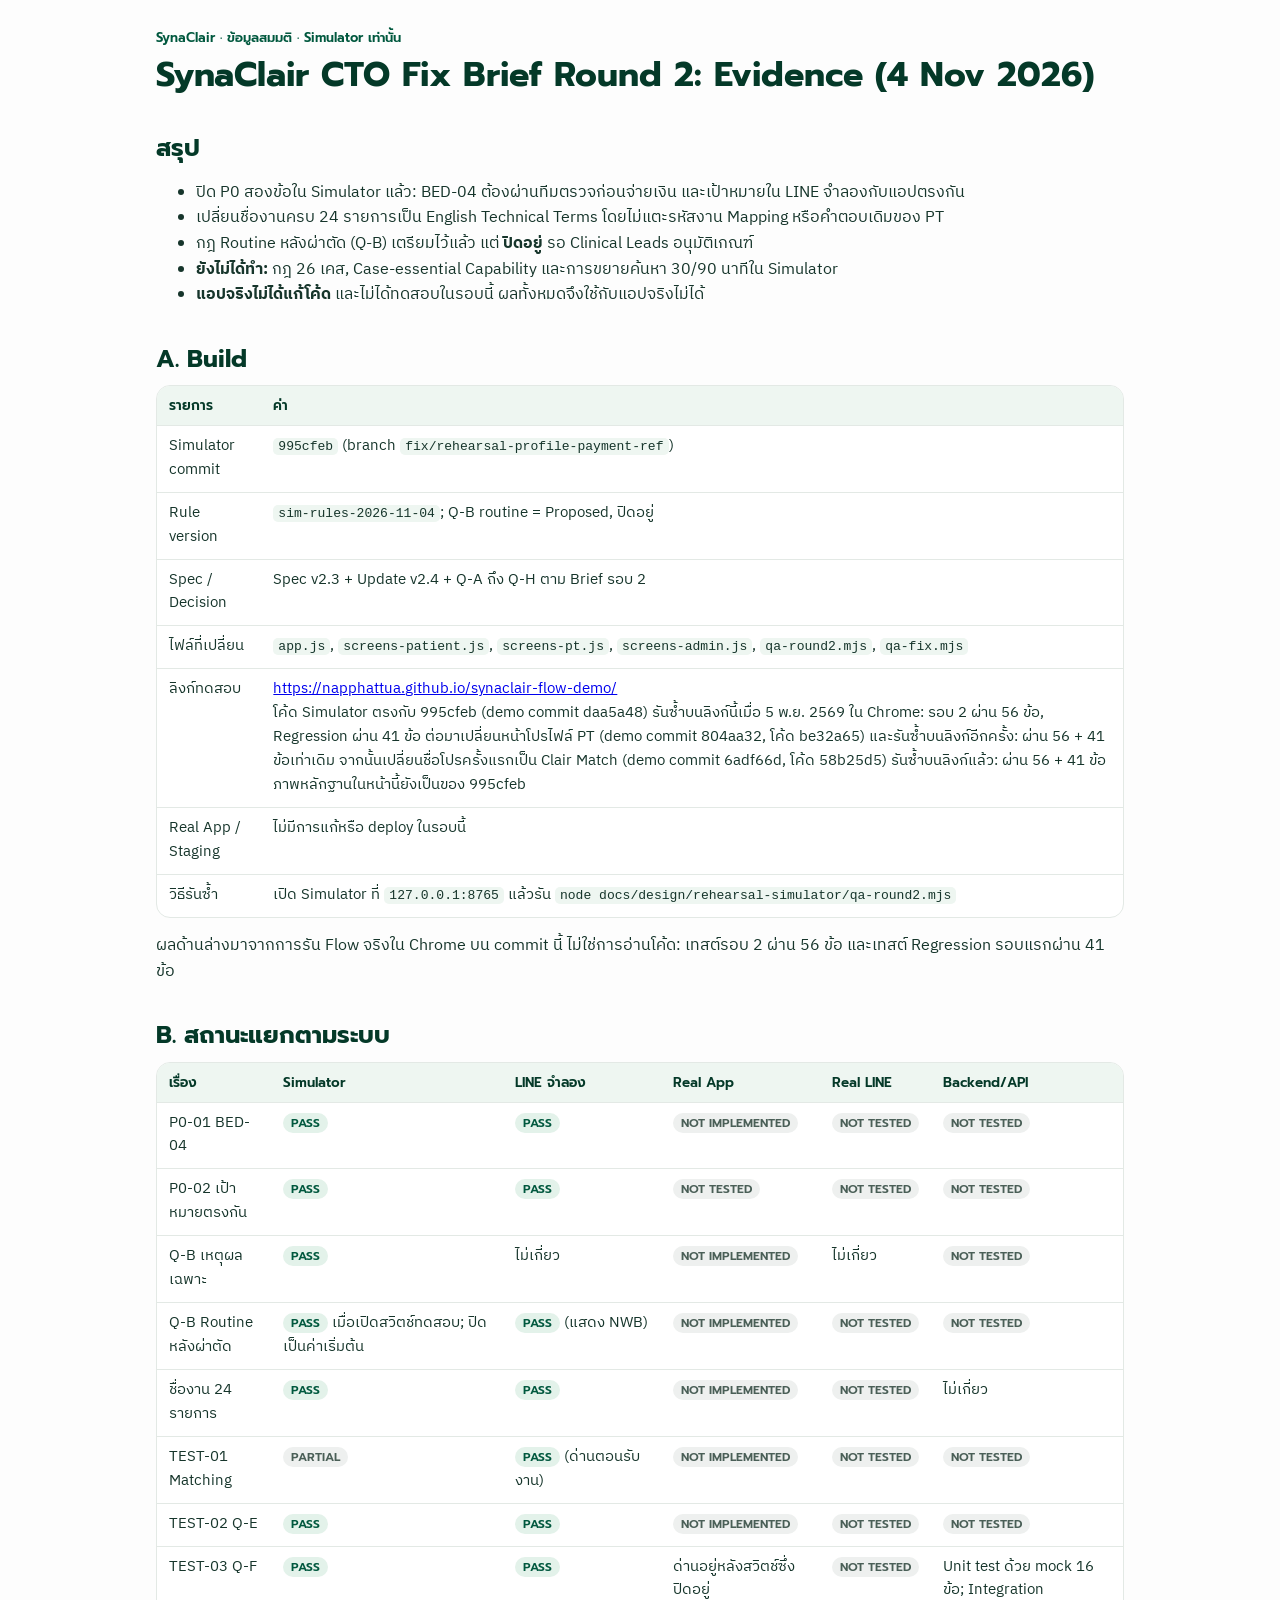
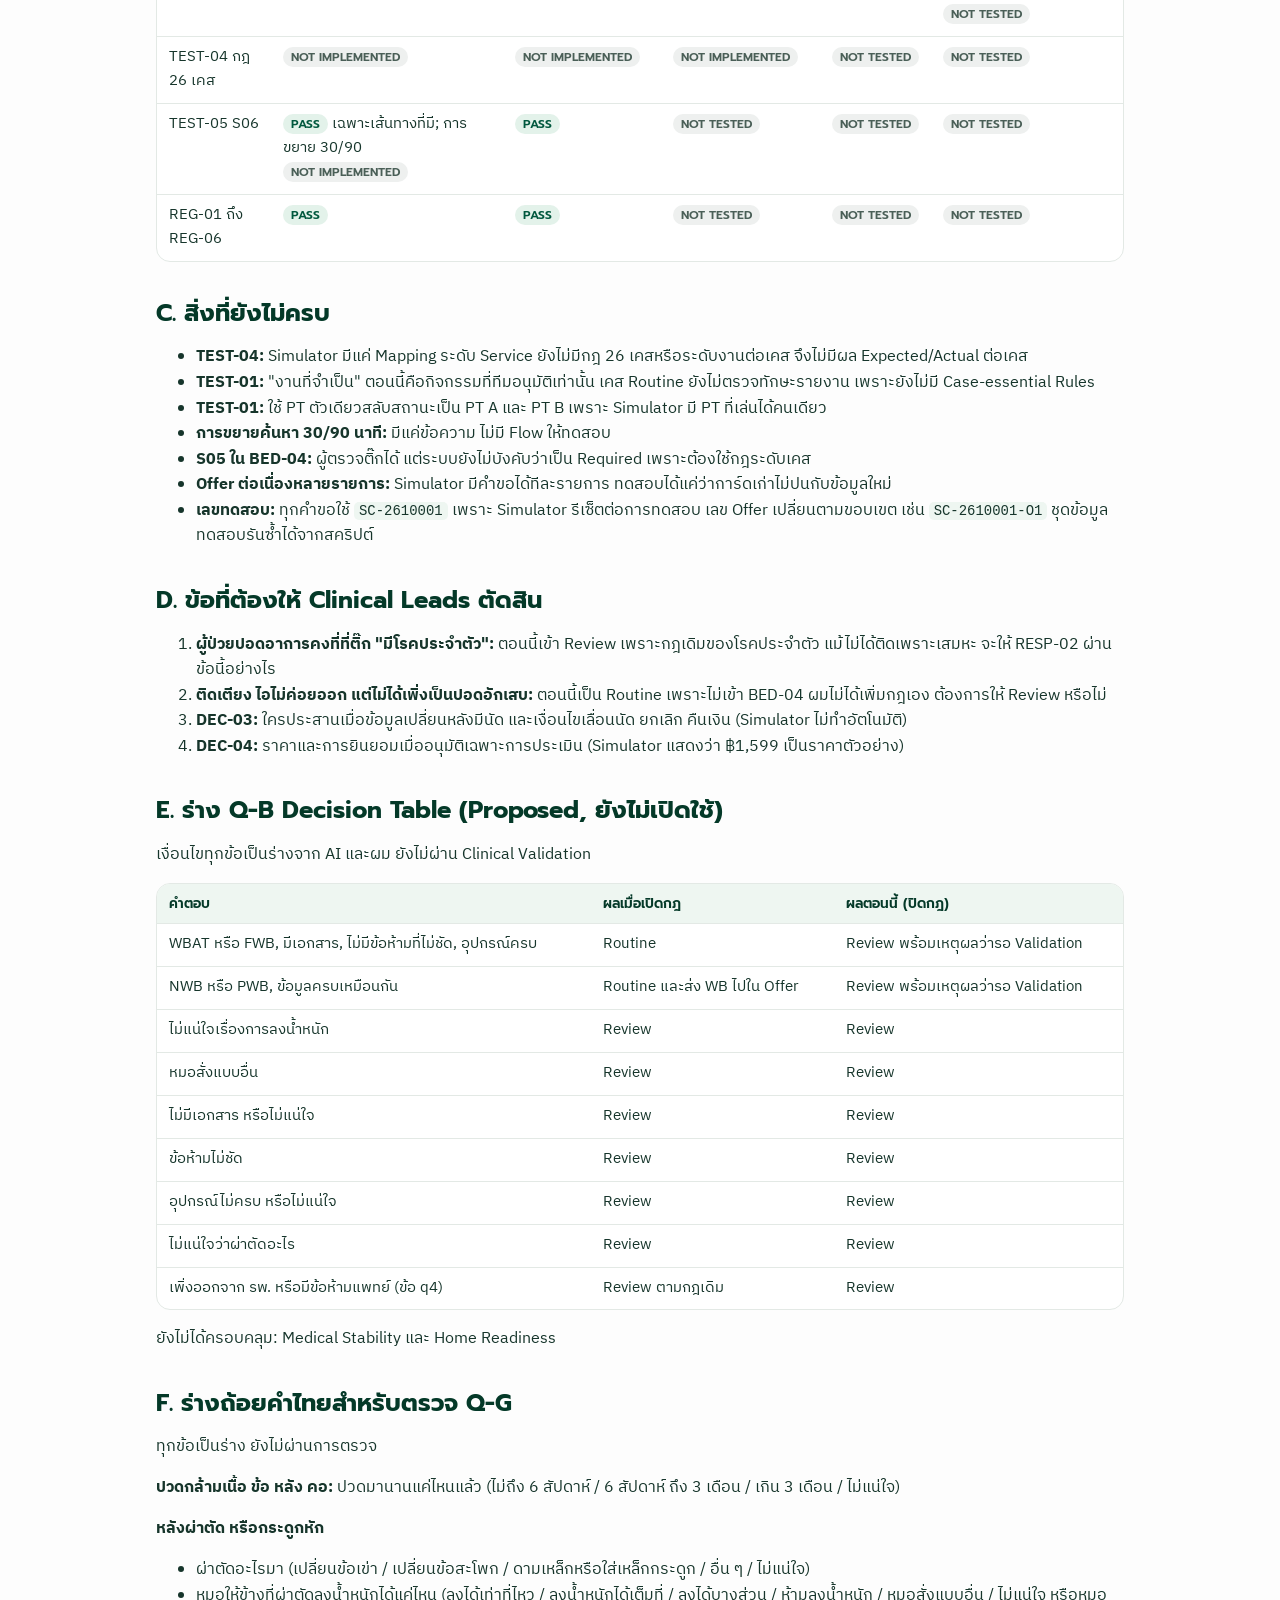
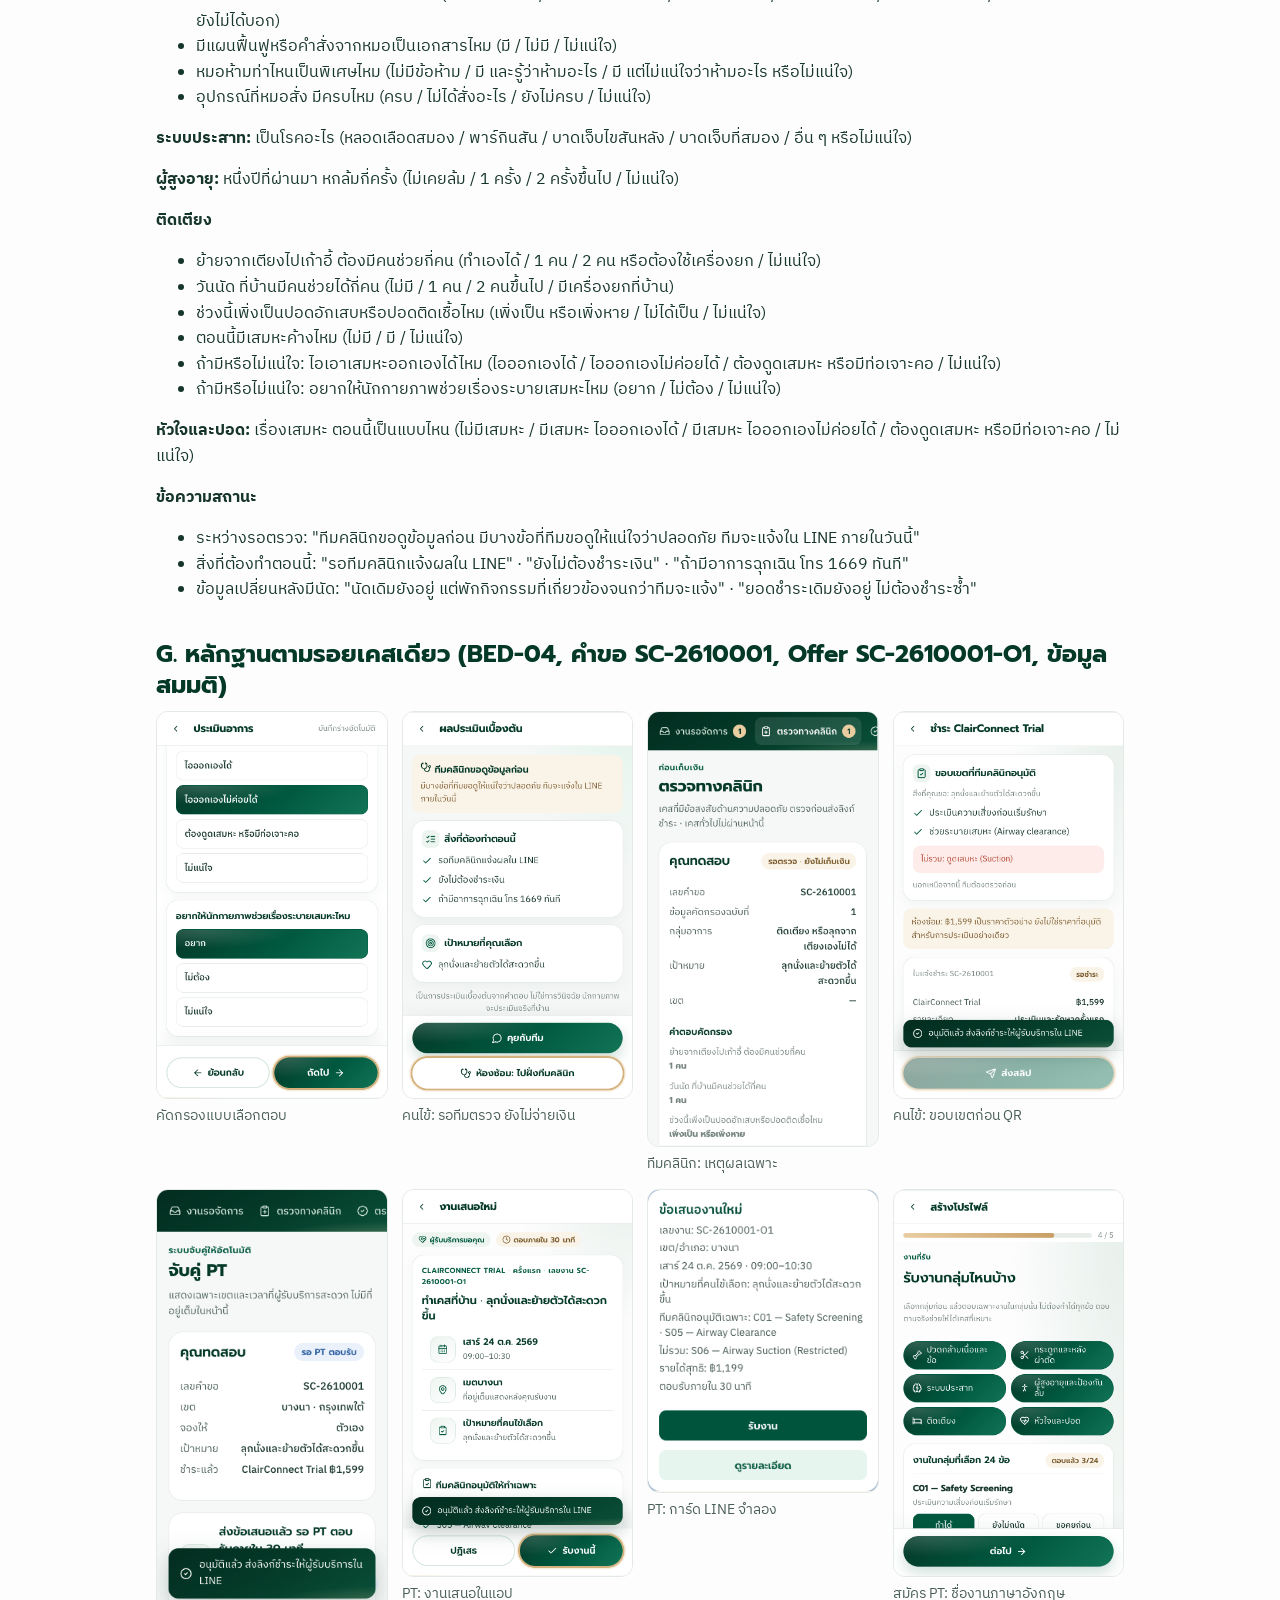
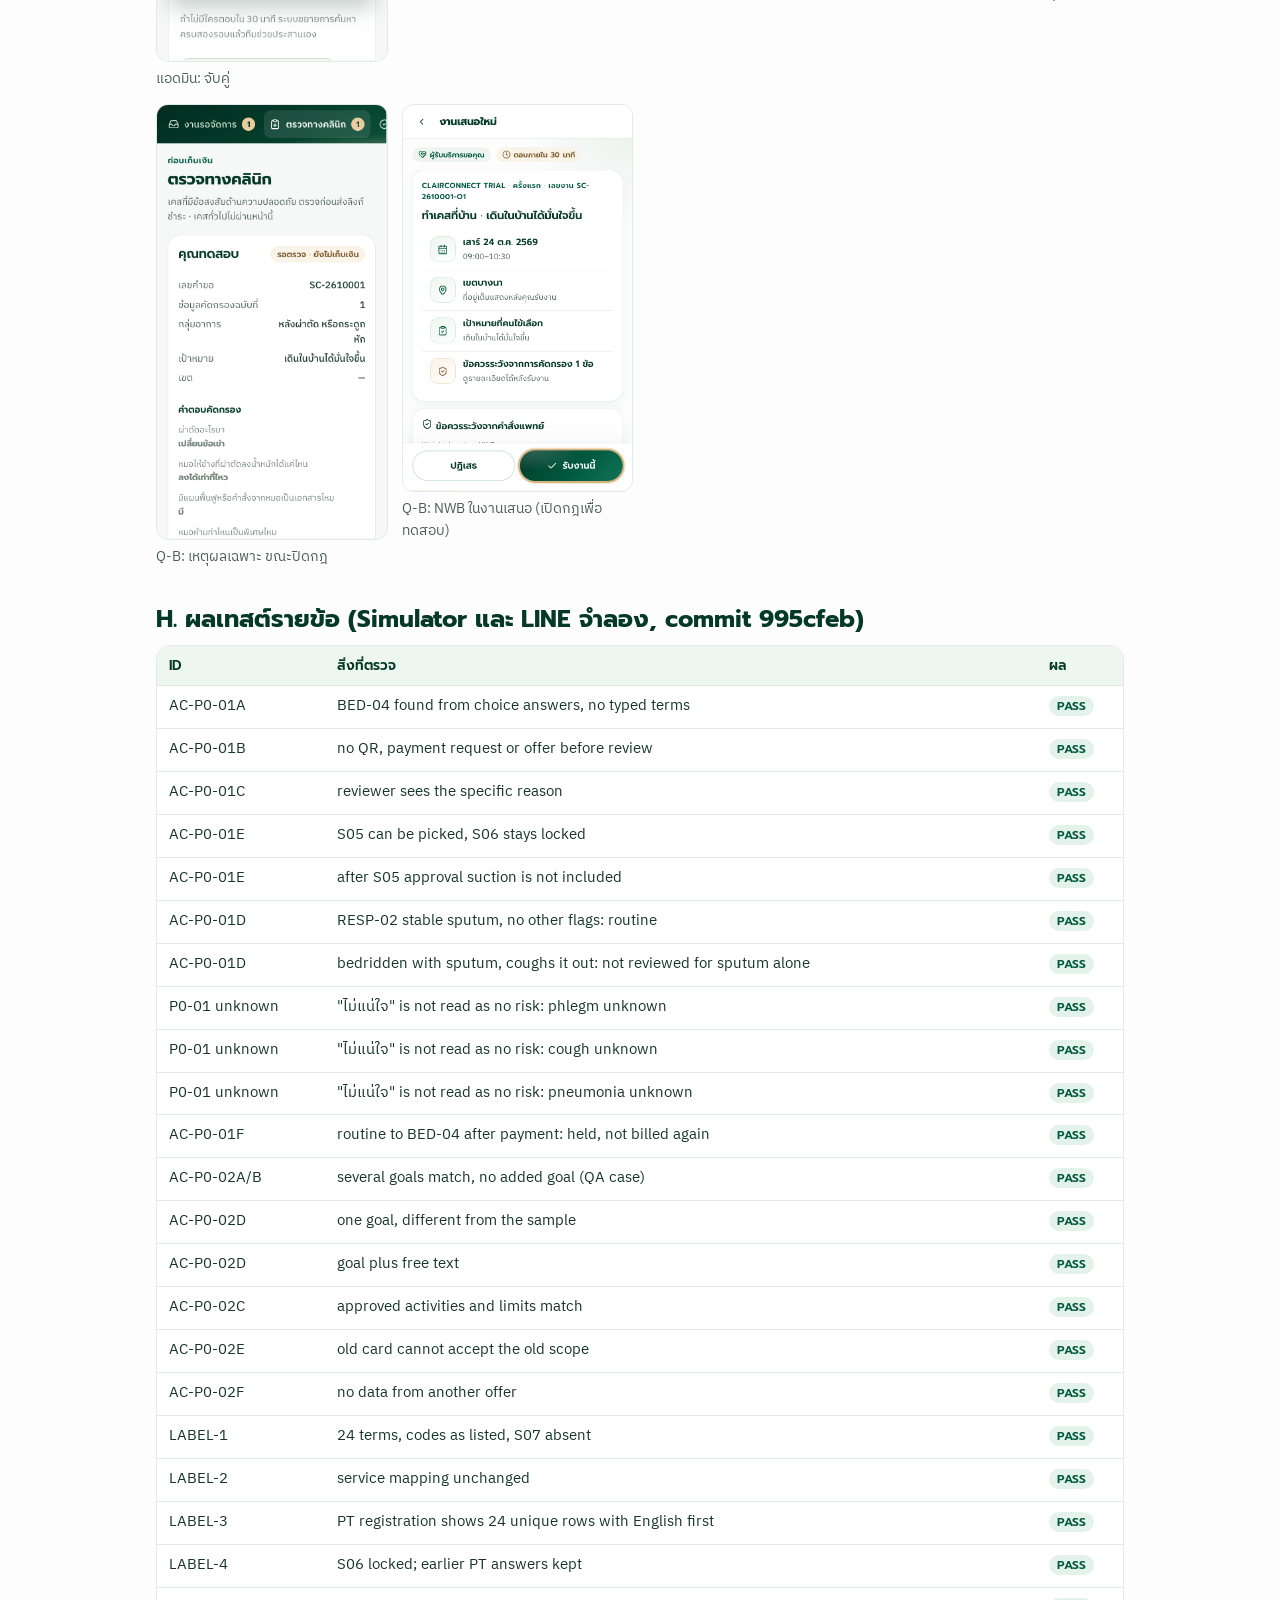
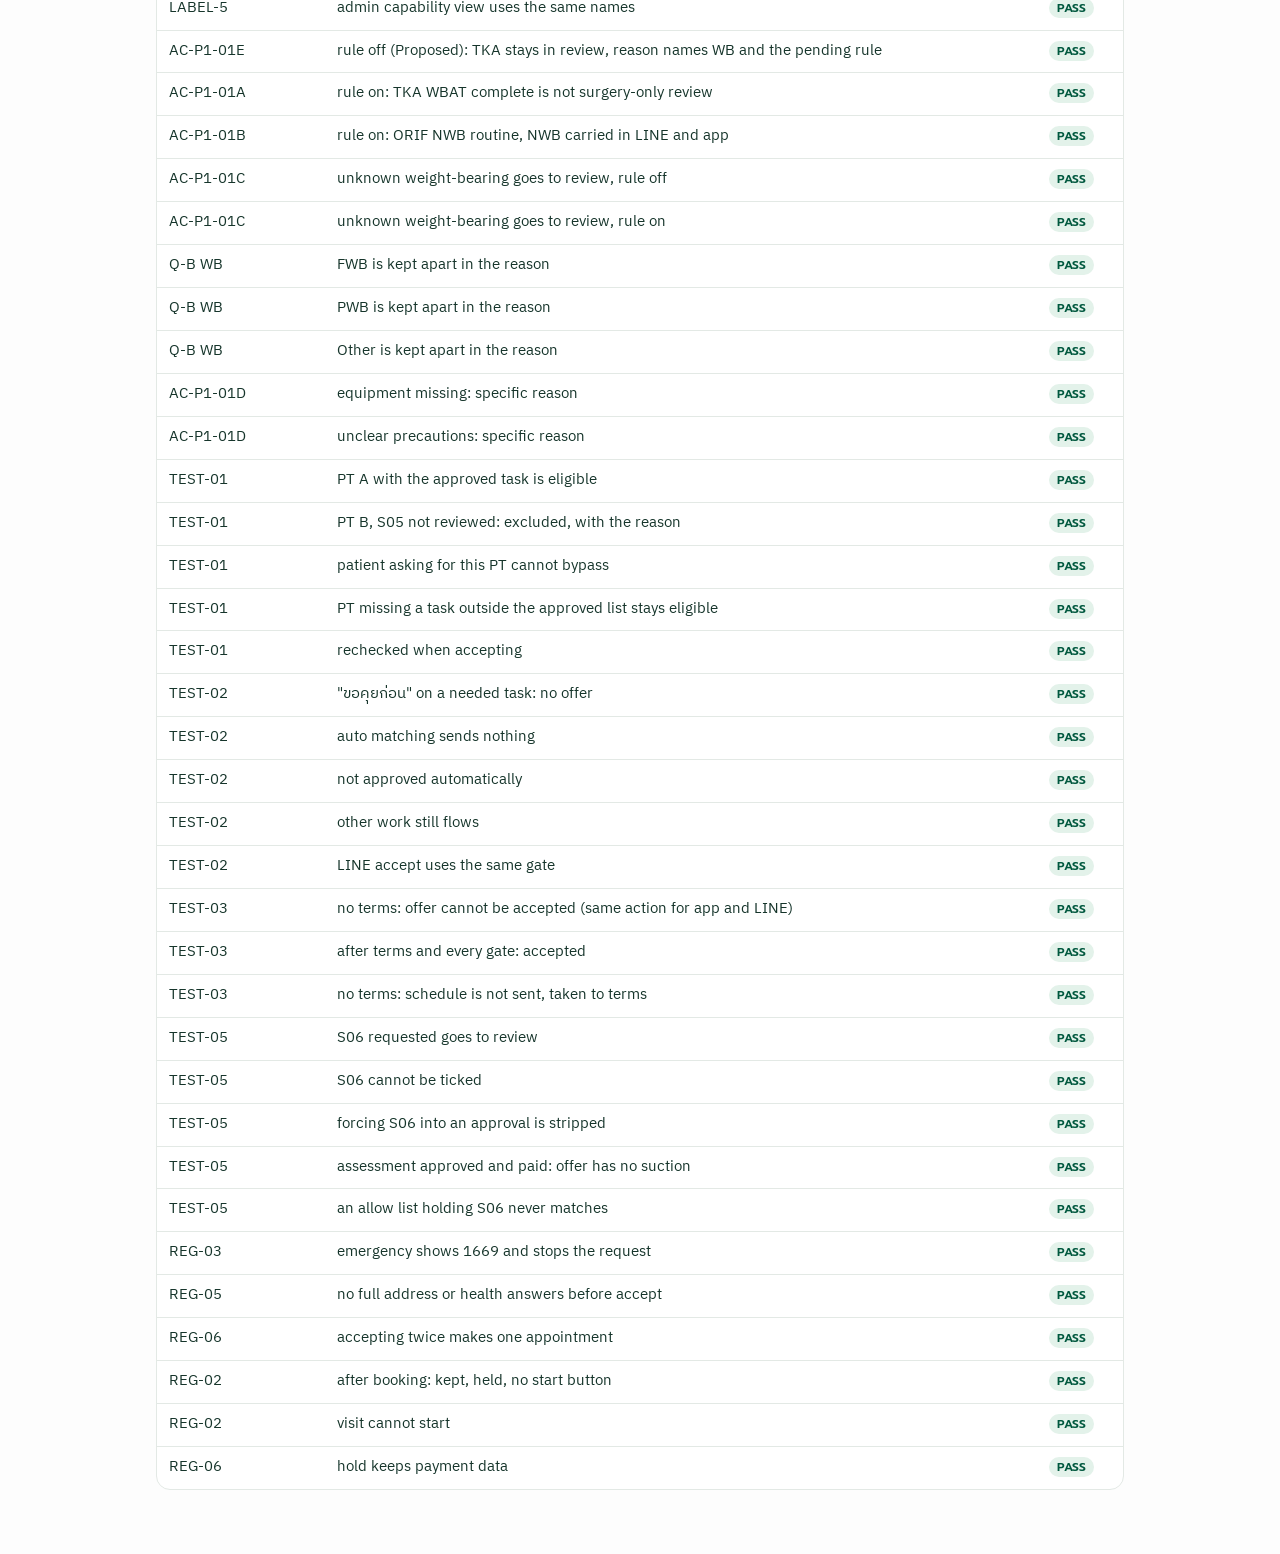
<file: clinical-fix-round2-evidence-20261104.html>
<!doctype html><html lang="th"><head><meta charset="utf-8"><meta name="viewport" content="width=device-width,initial-scale=1"><meta name="robots" content="noindex,nofollow"><title>SynaClair Round 2 Evidence</title><link href="https://fonts.googleapis.com/css2?family=IBM+Plex+Sans+Thai:wght@400;500;600&family=Prompt:wght@500;600&display=swap" rel="stylesheet"><style>:root{--forest:#043928;--em:#00583e;--mint:#eef6f1;--ink:#16352b;--sub:#4a5f57;--line:#e3e9e5;--bg:#fdfdfd}*{box-sizing:border-box}body{margin:0;background:var(--bg);color:var(--ink);font:15.5px/1.65 'IBM Plex Sans Thai',system-ui,sans-serif}main{max-width:1000px;margin:0 auto;padding:28px 16px 64px}h1,h2{font-family:Prompt,'IBM Plex Sans Thai',sans-serif;color:var(--forest);line-height:1.3}h1{font-size:clamp(25px,4vw,34px);margin:6px 0 12px}h2{font-size:clamp(19px,2.6vw,24px);margin:36px 0 10px}.kick{font:600 13px Prompt,sans-serif;color:var(--em);margin:0}.wrap{overflow-x:auto;border:1px solid var(--line);border-radius:14px;background:#fff}.tbl{width:100%;border-collapse:collapse;font-size:14.5px}.tbl th{background:var(--mint);text-align:left;font:600 13.5px Prompt,sans-serif;color:var(--forest);padding:9px 12px;white-space:nowrap}.tbl td{padding:9px 12px;border-top:1px solid var(--line);vertical-align:top}.chip{display:inline-block;padding:1px 8px;border-radius:99px;font:600 12px Prompt,sans-serif;white-space:nowrap}.done{background:#e3f2ea;color:var(--em)}.no{background:#eef0ef;color:#4a5f57}code{background:var(--mint);padding:1px 5px;border-radius:5px;font-size:.9em;overflow-wrap:anywhere}.shots{display:grid;grid-template-columns:repeat(auto-fill,minmax(210px,1fr));gap:14px}figure{margin:0}figure img{width:100%;border:1px solid var(--line);border-radius:12px;display:block}figcaption{font-size:13.5px;color:var(--sub);margin-top:6px}</style></head><body><main><p class="kick">SynaClair · ข้อมูลสมมติ · Simulator เท่านั้น</p><h1>SynaClair CTO Fix Brief Round 2: Evidence (4 Nov 2026)</h1><h2>สรุป</h2><ul><li>ปิด P0 สองข้อใน Simulator แล้ว: BED-04 ต้องผ่านทีมตรวจก่อนจ่ายเงิน และเป้าหมายใน LINE จำลองกับแอปตรงกัน</li><li>เปลี่ยนชื่องานครบ 24 รายการเป็น English Technical Terms โดยไม่แตะรหัสงาน Mapping หรือคำตอบเดิมของ PT</li><li>กฎ Routine หลังผ่าตัด (Q-B) เตรียมไว้แล้ว แต่ <b>ปิดอยู่</b> รอ Clinical Leads อนุมัติเกณฑ์</li><li><b>ยังไม่ได้ทำ:</b> กฎ 26 เคส, Case-essential Capability และการขยายค้นหา 30/90 นาทีใน Simulator</li><li><b>แอปจริงไม่ได้แก้โค้ด</b> และไม่ได้ทดสอบในรอบนี้ ผลทั้งหมดจึงใช้กับแอปจริงไม่ได้</li></ul><h2>A. Build</h2><div class="wrap"><table class="tbl"><thead><tr><th>รายการ</th><th>ค่า</th></tr></thead><tbody><tr><td>Simulator commit</td><td><code>995cfeb</code> (branch <code>fix/rehearsal-profile-payment-ref</code>)</td></tr><tr><td>Rule version</td><td><code>sim-rules-2026-11-04</code>; Q-B routine = Proposed, ปิดอยู่</td></tr><tr><td>Spec / Decision</td><td>Spec v2.3 + Update v2.4 + Q-A ถึง Q-H ตาม Brief รอบ 2</td></tr><tr><td>ไฟล์ที่เปลี่ยน</td><td><code>app.js</code>, <code>screens-patient.js</code>, <code>screens-pt.js</code>, <code>screens-admin.js</code>, <code>qa-round2.mjs</code>, <code>qa-fix.mjs</code></td></tr><tr><td>ลิงก์ทดสอบ</td><td><a href="https://napphattua.github.io/synaclair-flow-demo/">https://napphattua.github.io/synaclair-flow-demo/</a><br>โค้ด Simulator ตรงกับ 995cfeb (demo commit daa5a48) รันซ้ำบนลิงก์นี้เมื่อ 5 พ.ย. 2569 ใน Chrome: รอบ 2 ผ่าน 56 ข้อ, Regression ผ่าน 41 ข้อ ต่อมาเปลี่ยนหน้าโปรไฟล์ PT (demo commit 804aa32, โค้ด be32a65) และรันซ้ำบนลิงก์อีกครั้ง: ผ่าน 56 + 41 ข้อเท่าเดิม จากนั้นเปลี่ยนชื่อโปรครั้งแรกเป็น Clair Match (demo commit 6adf66d, โค้ด 58b25d5) รันซ้ำบนลิงก์แล้ว: ผ่าน 56 + 41 ข้อ ภาพหลักฐานในหน้านี้ยังเป็นของ 995cfeb</td></tr><tr><td>Real App / Staging</td><td>ไม่มีการแก้หรือ deploy ในรอบนี้</td></tr><tr><td>วิธีรันซ้ำ</td><td>เปิด Simulator ที่ <code>127.0.0.1:8765</code> แล้วรัน <code>node docs/design/rehearsal-simulator/qa-round2.mjs</code></td></tr></tbody></table></div><p>ผลด้านล่างมาจากการรัน Flow จริงใน Chrome บน commit นี้ ไม่ใช่การอ่านโค้ด: เทสต์รอบ 2 ผ่าน 56 ข้อ และเทสต์ Regression รอบแรกผ่าน 41 ข้อ</p><h2>B. สถานะแยกตามระบบ</h2><div class="wrap"><table class="tbl"><thead><tr><th>เรื่อง</th><th>Simulator</th><th>LINE จำลอง</th><th>Real App</th><th>Real LINE</th><th>Backend/API</th></tr></thead><tbody><tr><td>P0-01 BED-04</td><td><span class="chip done">PASS</span></td><td><span class="chip done">PASS</span></td><td><span class="chip no">NOT IMPLEMENTED</span></td><td><span class="chip no">NOT TESTED</span></td><td><span class="chip no">NOT TESTED</span></td></tr><tr><td>P0-02 เป้าหมายตรงกัน</td><td><span class="chip done">PASS</span></td><td><span class="chip done">PASS</span></td><td><span class="chip no">NOT TESTED</span></td><td><span class="chip no">NOT TESTED</span></td><td><span class="chip no">NOT TESTED</span></td></tr><tr><td>Q-B เหตุผลเฉพาะ</td><td><span class="chip done">PASS</span></td><td>ไม่เกี่ยว</td><td><span class="chip no">NOT IMPLEMENTED</span></td><td>ไม่เกี่ยว</td><td><span class="chip no">NOT TESTED</span></td></tr><tr><td>Q-B Routine หลังผ่าตัด</td><td><span class="chip done">PASS</span> เมื่อเปิดสวิตช์ทดสอบ; ปิดเป็นค่าเริ่มต้น</td><td><span class="chip done">PASS</span> (แสดง NWB)</td><td><span class="chip no">NOT IMPLEMENTED</span></td><td><span class="chip no">NOT TESTED</span></td><td><span class="chip no">NOT TESTED</span></td></tr><tr><td>ชื่องาน 24 รายการ</td><td><span class="chip done">PASS</span></td><td><span class="chip done">PASS</span></td><td><span class="chip no">NOT IMPLEMENTED</span></td><td><span class="chip no">NOT TESTED</span></td><td>ไม่เกี่ยว</td></tr><tr><td>TEST-01 Matching</td><td><span class="chip no">PARTIAL</span></td><td><span class="chip done">PASS</span> (ด่านตอนรับงาน)</td><td><span class="chip no">NOT IMPLEMENTED</span></td><td><span class="chip no">NOT TESTED</span></td><td><span class="chip no">NOT TESTED</span></td></tr><tr><td>TEST-02 Q-E</td><td><span class="chip done">PASS</span></td><td><span class="chip done">PASS</span></td><td><span class="chip no">NOT IMPLEMENTED</span></td><td><span class="chip no">NOT TESTED</span></td><td><span class="chip no">NOT TESTED</span></td></tr><tr><td>TEST-03 Q-F</td><td><span class="chip done">PASS</span></td><td><span class="chip done">PASS</span></td><td>ด่านอยู่หลังสวิตช์ซึ่งปิดอยู่</td><td><span class="chip no">NOT TESTED</span></td><td>Unit test ด้วย mock 16 ข้อ; Integration <span class="chip no">NOT TESTED</span></td></tr><tr><td>TEST-04 กฎ 26 เคส</td><td><span class="chip no">NOT IMPLEMENTED</span></td><td><span class="chip no">NOT IMPLEMENTED</span></td><td><span class="chip no">NOT IMPLEMENTED</span></td><td><span class="chip no">NOT TESTED</span></td><td><span class="chip no">NOT TESTED</span></td></tr><tr><td>TEST-05 S06</td><td><span class="chip done">PASS</span> เฉพาะเส้นทางที่มี; การขยาย 30/90 <span class="chip no">NOT IMPLEMENTED</span></td><td><span class="chip done">PASS</span></td><td><span class="chip no">NOT TESTED</span></td><td><span class="chip no">NOT TESTED</span></td><td><span class="chip no">NOT TESTED</span></td></tr><tr><td>REG-01 ถึง REG-06</td><td><span class="chip done">PASS</span></td><td><span class="chip done">PASS</span></td><td><span class="chip no">NOT TESTED</span></td><td><span class="chip no">NOT TESTED</span></td><td><span class="chip no">NOT TESTED</span></td></tr></tbody></table></div><h2>C. สิ่งที่ยังไม่ครบ</h2><ul><li><b>TEST-04:</b> Simulator มีแค่ Mapping ระดับ Service ยังไม่มีกฎ 26 เคสหรือระดับงานต่อเคส จึงไม่มีผล Expected/Actual ต่อเคส</li><li><b>TEST-01:</b> "งานที่จำเป็น" ตอนนี้คือกิจกรรมที่ทีมอนุมัติเท่านั้น เคส Routine ยังไม่ตรวจทักษะรายงาน เพราะยังไม่มี Case-essential Rules</li><li><b>TEST-01:</b> ใช้ PT ตัวเดียวสลับสถานะเป็น PT A และ PT B เพราะ Simulator มี PT ที่เล่นได้คนเดียว</li><li><b>การขยายค้นหา 30/90 นาที:</b> มีแค่ข้อความ ไม่มี Flow ให้ทดสอบ</li><li><b>S05 ใน BED-04:</b> ผู้ตรวจติ๊กได้ แต่ระบบยังไม่บังคับว่าเป็น Required เพราะต้องใช้กฎระดับเคส</li><li><b>Offer ต่อเนื่องหลายรายการ:</b> Simulator มีคำขอได้ทีละรายการ ทดสอบได้แค่ว่าการ์ดเก่าไม่ปนกับข้อมูลใหม่</li><li><b>เลขทดสอบ:</b> ทุกคำขอใช้ <code>SC-2610001</code> เพราะ Simulator รีเซ็ตต่อการทดสอบ เลข Offer เปลี่ยนตามขอบเขต เช่น <code>SC-2610001-O1</code> ชุดข้อมูลทดสอบรันซ้ำได้จากสคริปต์</li></ul><h2>D. ข้อที่ต้องให้ Clinical Leads ตัดสิน</h2><ol><li><b>ผู้ป่วยปอดอาการคงที่ที่ติ๊ก "มีโรคประจำตัว":</b> ตอนนี้เข้า Review เพราะกฎเดิมของโรคประจำตัว แม้ไม่ได้ติดเพราะเสมหะ จะให้ RESP-02 ผ่านข้อนี้อย่างไร</li><li><b>ติดเตียง ไอไม่ค่อยออก แต่ไม่ได้เพิ่งเป็นปอดอักเสบ:</b> ตอนนี้เป็น Routine เพราะไม่เข้า BED-04 ผมไม่ได้เพิ่มกฎเอง ต้องการให้ Review หรือไม่</li><li><b>DEC-03:</b> ใครประสานเมื่อข้อมูลเปลี่ยนหลังมีนัด และเงื่อนไขเลื่อนนัด ยกเลิก คืนเงิน (Simulator ไม่ทำอัตโนมัติ)</li><li><b>DEC-04:</b> ราคาและการยินยอมเมื่ออนุมัติเฉพาะการประเมิน (Simulator แสดงว่า ฿1,599 เป็นราคาตัวอย่าง)</li></ol><h2>E. ร่าง Q-B Decision Table (Proposed, ยังไม่เปิดใช้)</h2><p>เงื่อนไขทุกข้อเป็นร่างจาก AI และผม ยังไม่ผ่าน Clinical Validation</p><div class="wrap"><table class="tbl"><thead><tr><th>คำตอบ</th><th>ผลเมื่อเปิดกฎ</th><th>ผลตอนนี้ (ปิดกฎ)</th></tr></thead><tbody><tr><td>WBAT หรือ FWB, มีเอกสาร, ไม่มีข้อห้ามที่ไม่ชัด, อุปกรณ์ครบ</td><td>Routine</td><td>Review พร้อมเหตุผลว่ารอ Validation</td></tr><tr><td>NWB หรือ PWB, ข้อมูลครบเหมือนกัน</td><td>Routine และส่ง WB ไปใน Offer</td><td>Review พร้อมเหตุผลว่ารอ Validation</td></tr><tr><td>ไม่แน่ใจเรื่องการลงน้ำหนัก</td><td>Review</td><td>Review</td></tr><tr><td>หมอสั่งแบบอื่น</td><td>Review</td><td>Review</td></tr><tr><td>ไม่มีเอกสาร หรือไม่แน่ใจ</td><td>Review</td><td>Review</td></tr><tr><td>ข้อห้ามไม่ชัด</td><td>Review</td><td>Review</td></tr><tr><td>อุปกรณ์ไม่ครบ หรือไม่แน่ใจ</td><td>Review</td><td>Review</td></tr><tr><td>ไม่แน่ใจว่าผ่าตัดอะไร</td><td>Review</td><td>Review</td></tr><tr><td>เพิ่งออกจาก รพ. หรือมีข้อห้ามแพทย์ (ข้อ q4)</td><td>Review ตามกฎเดิม</td><td>Review</td></tr></tbody></table></div><p>ยังไม่ได้ครอบคลุม: Medical Stability และ Home Readiness</p><h2>F. ร่างถ้อยคำไทยสำหรับตรวจ Q-G</h2><p>ทุกข้อเป็นร่าง ยังไม่ผ่านการตรวจ</p><p><b>ปวดกล้ามเนื้อ ข้อ หลัง คอ:</b> ปวดมานานแค่ไหนแล้ว (ไม่ถึง 6 สัปดาห์ / 6 สัปดาห์ ถึง 3 เดือน / เกิน 3 เดือน / ไม่แน่ใจ)</p><p><b>หลังผ่าตัด หรือกระดูกหัก</b></p><ul><li>ผ่าตัดอะไรมา (เปลี่ยนข้อเข่า / เปลี่ยนข้อสะโพก / ดามเหล็กหรือใส่เหล็กกระดูก / อื่น ๆ / ไม่แน่ใจ)</li><li>หมอให้ข้างที่ผ่าตัดลงน้ำหนักได้แค่ไหน (ลงได้เท่าที่ไหว / ลงน้ำหนักได้เต็มที่ / ลงได้บางส่วน / ห้ามลงน้ำหนัก / หมอสั่งแบบอื่น / ไม่แน่ใจ หรือหมอยังไม่ได้บอก)</li><li>มีแผนฟื้นฟูหรือคำสั่งจากหมอเป็นเอกสารไหม (มี / ไม่มี / ไม่แน่ใจ)</li><li>หมอห้ามท่าไหนเป็นพิเศษไหม (ไม่มีข้อห้าม / มี และรู้ว่าห้ามอะไร / มี แต่ไม่แน่ใจว่าห้ามอะไร หรือไม่แน่ใจ)</li><li>อุปกรณ์ที่หมอสั่ง มีครบไหม (ครบ / ไม่ได้สั่งอะไร / ยังไม่ครบ / ไม่แน่ใจ)</li></ul><p><b>ระบบประสาท:</b> เป็นโรคอะไร (หลอดเลือดสมอง / พาร์กินสัน / บาดเจ็บไขสันหลัง / บาดเจ็บที่สมอง / อื่น ๆ หรือไม่แน่ใจ)</p><p><b>ผู้สูงอายุ:</b> หนึ่งปีที่ผ่านมา หกล้มกี่ครั้ง (ไม่เคยล้ม / 1 ครั้ง / 2 ครั้งขึ้นไป / ไม่แน่ใจ)</p><p><b>ติดเตียง</b></p><ul><li>ย้ายจากเตียงไปเก้าอี้ ต้องมีคนช่วยกี่คน (ทำเองได้ / 1 คน / 2 คน หรือต้องใช้เครื่องยก / ไม่แน่ใจ)</li><li>วันนัด ที่บ้านมีคนช่วยได้กี่คน (ไม่มี / 1 คน / 2 คนขึ้นไป / มีเครื่องยกที่บ้าน)</li><li>ช่วงนี้เพิ่งเป็นปอดอักเสบหรือปอดติดเชื้อไหม (เพิ่งเป็น หรือเพิ่งหาย / ไม่ได้เป็น / ไม่แน่ใจ)</li><li>ตอนนี้มีเสมหะค้างไหม (ไม่มี / มี / ไม่แน่ใจ)</li><li>ถ้ามีหรือไม่แน่ใจ: ไอเอาเสมหะออกเองได้ไหม (ไอออกเองได้ / ไอออกเองไม่ค่อยได้ / ต้องดูดเสมหะ หรือมีท่อเจาะคอ / ไม่แน่ใจ)</li><li>ถ้ามีหรือไม่แน่ใจ: อยากให้นักกายภาพช่วยเรื่องระบายเสมหะไหม (อยาก / ไม่ต้อง / ไม่แน่ใจ)</li></ul><p><b>หัวใจและปอด:</b> เรื่องเสมหะ ตอนนี้เป็นแบบไหน (ไม่มีเสมหะ / มีเสมหะ ไอออกเองได้ / มีเสมหะ ไอออกเองไม่ค่อยได้ / ต้องดูดเสมหะ หรือมีท่อเจาะคอ / ไม่แน่ใจ)</p><p><b>ข้อความสถานะ</b></p><ul><li>ระหว่างรอตรวจ: "ทีมคลินิกขอดูข้อมูลก่อน มีบางข้อที่ทีมขอดูให้แน่ใจว่าปลอดภัย ทีมจะแจ้งใน LINE ภายในวันนี้"</li><li>สิ่งที่ต้องทำตอนนี้: "รอทีมคลินิกแจ้งผลใน LINE" · "ยังไม่ต้องชำระเงิน" · "ถ้ามีอาการฉุกเฉิน โทร 1669 ทันที"</li><li>ข้อมูลเปลี่ยนหลังมีนัด: "นัดเดิมยังอยู่ แต่พักกิจกรรมที่เกี่ยวข้องจนกว่าทีมจะแจ้ง" · "ยอดชำระเดิมยังอยู่ ไม่ต้องชำระซ้ำ"</li></ul><h2>G. หลักฐานตามรอยเคสเดียว (BED-04, คำขอ SC-2610001, Offer SC-2610001-O1, ข้อมูลสมมติ)</h2><div class="shots"><figure><img loading="lazy" src="evidence-round2/01-bed04-screening.png" alt="คัดกรองแบบเลือกตอบ"><figcaption>คัดกรองแบบเลือกตอบ</figcaption></figure><figure><img loading="lazy" src="evidence-round2/02-bed04-result-hold.png" alt="คนไข้: รอทีมตรวจ ยังไม่จ่ายเงิน"><figcaption>คนไข้: รอทีมตรวจ ยังไม่จ่ายเงิน</figcaption></figure><figure><img loading="lazy" src="evidence-round2/03-bed04-clinical-review.png" alt="ทีมคลินิก: เหตุผลเฉพาะ"><figcaption>ทีมคลินิก: เหตุผลเฉพาะ</figcaption></figure><figure><img loading="lazy" src="evidence-round2/04-bed04-scope-before-qr.png" alt="คนไข้: ขอบเขตก่อน QR"><figcaption>คนไข้: ขอบเขตก่อน QR</figcaption></figure><figure><img loading="lazy" src="evidence-round2/05-bed04-admin-match.png" alt="แอดมิน: จับคู่"><figcaption>แอดมิน: จับคู่</figcaption></figure><figure><img loading="lazy" src="evidence-round2/06-bed04-pt-offer.png" alt="PT: งานเสนอในแอป"><figcaption>PT: งานเสนอในแอป</figcaption></figure><figure><img loading="lazy" src="evidence-round2/07-bed04-line-card.png" alt="PT: การ์ด LINE จำลอง"><figcaption>PT: การ์ด LINE จำลอง</figcaption></figure><figure><img loading="lazy" src="evidence-round2/09-pt-registration-labels.png" alt="สมัคร PT: ชื่องานภาษาอังกฤษ"><figcaption>สมัคร PT: ชื่องานภาษาอังกฤษ</figcaption></figure><figure><img loading="lazy" src="evidence-round2/10-postop-reason-rule-off.png" alt="Q-B: เหตุผลเฉพาะ ขณะปิดกฎ"><figcaption>Q-B: เหตุผลเฉพาะ ขณะปิดกฎ</figcaption></figure><figure><img loading="lazy" src="evidence-round2/11-postop-nwb-offer.png" alt="Q-B: NWB ในงานเสนอ (เปิดกฎเพื่อทดสอบ)"><figcaption>Q-B: NWB ในงานเสนอ (เปิดกฎเพื่อทดสอบ)</figcaption></figure></div><h2>H. ผลเทสต์รายข้อ (Simulator และ LINE จำลอง, commit 995cfeb)</h2><div class="wrap"><table class="tbl"><thead><tr><th>ID</th><th>สิ่งที่ตรวจ</th><th>ผล</th></tr></thead><tbody><tr><td>AC-P0-01A</td><td>BED-04 found from choice answers, no typed terms</td><td><span class="chip done">PASS</span></td></tr><tr><td>AC-P0-01B</td><td>no QR, payment request or offer before review</td><td><span class="chip done">PASS</span></td></tr><tr><td>AC-P0-01C</td><td>reviewer sees the specific reason</td><td><span class="chip done">PASS</span></td></tr><tr><td>AC-P0-01E</td><td>S05 can be picked, S06 stays locked</td><td><span class="chip done">PASS</span></td></tr><tr><td>AC-P0-01E</td><td>after S05 approval suction is not included</td><td><span class="chip done">PASS</span></td></tr><tr><td>AC-P0-01D</td><td>RESP-02 stable sputum, no other flags: routine</td><td><span class="chip done">PASS</span></td></tr><tr><td>AC-P0-01D</td><td>bedridden with sputum, coughs it out: not reviewed for sputum alone</td><td><span class="chip done">PASS</span></td></tr><tr><td>P0-01 unknown</td><td>"ไม่แน่ใจ" is not read as no risk: phlegm unknown</td><td><span class="chip done">PASS</span></td></tr><tr><td>P0-01 unknown</td><td>"ไม่แน่ใจ" is not read as no risk: cough unknown</td><td><span class="chip done">PASS</span></td></tr><tr><td>P0-01 unknown</td><td>"ไม่แน่ใจ" is not read as no risk: pneumonia unknown</td><td><span class="chip done">PASS</span></td></tr><tr><td>AC-P0-01F</td><td>routine to BED-04 after payment: held, not billed again</td><td><span class="chip done">PASS</span></td></tr><tr><td>AC-P0-02A/B</td><td>several goals match, no added goal (QA case)</td><td><span class="chip done">PASS</span></td></tr><tr><td>AC-P0-02D</td><td>one goal, different from the sample</td><td><span class="chip done">PASS</span></td></tr><tr><td>AC-P0-02D</td><td>goal plus free text</td><td><span class="chip done">PASS</span></td></tr><tr><td>AC-P0-02C</td><td>approved activities and limits match</td><td><span class="chip done">PASS</span></td></tr><tr><td>AC-P0-02E</td><td>old card cannot accept the old scope</td><td><span class="chip done">PASS</span></td></tr><tr><td>AC-P0-02F</td><td>no data from another offer</td><td><span class="chip done">PASS</span></td></tr><tr><td>LABEL-1</td><td>24 terms, codes as listed, S07 absent</td><td><span class="chip done">PASS</span></td></tr><tr><td>LABEL-2</td><td>service mapping unchanged</td><td><span class="chip done">PASS</span></td></tr><tr><td>LABEL-3</td><td>PT registration shows 24 unique rows with English first</td><td><span class="chip done">PASS</span></td></tr><tr><td>LABEL-4</td><td>S06 locked; earlier PT answers kept</td><td><span class="chip done">PASS</span></td></tr><tr><td>LABEL-5</td><td>admin capability view uses the same names</td><td><span class="chip done">PASS</span></td></tr><tr><td>AC-P1-01E</td><td>rule off (Proposed): TKA stays in review, reason names WB and the pending rule</td><td><span class="chip done">PASS</span></td></tr><tr><td>AC-P1-01A</td><td>rule on: TKA WBAT complete is not surgery-only review</td><td><span class="chip done">PASS</span></td></tr><tr><td>AC-P1-01B</td><td>rule on: ORIF NWB routine, NWB carried in LINE and app</td><td><span class="chip done">PASS</span></td></tr><tr><td>AC-P1-01C</td><td>unknown weight-bearing goes to review, rule off</td><td><span class="chip done">PASS</span></td></tr><tr><td>AC-P1-01C</td><td>unknown weight-bearing goes to review, rule on</td><td><span class="chip done">PASS</span></td></tr><tr><td>Q-B WB</td><td>FWB is kept apart in the reason</td><td><span class="chip done">PASS</span></td></tr><tr><td>Q-B WB</td><td>PWB is kept apart in the reason</td><td><span class="chip done">PASS</span></td></tr><tr><td>Q-B WB</td><td>Other is kept apart in the reason</td><td><span class="chip done">PASS</span></td></tr><tr><td>AC-P1-01D</td><td>equipment missing: specific reason</td><td><span class="chip done">PASS</span></td></tr><tr><td>AC-P1-01D</td><td>unclear precautions: specific reason</td><td><span class="chip done">PASS</span></td></tr><tr><td>TEST-01</td><td>PT A with the approved task is eligible</td><td><span class="chip done">PASS</span></td></tr><tr><td>TEST-01</td><td>PT B, S05 not reviewed: excluded, with the reason</td><td><span class="chip done">PASS</span></td></tr><tr><td>TEST-01</td><td>patient asking for this PT cannot bypass</td><td><span class="chip done">PASS</span></td></tr><tr><td>TEST-01</td><td>PT missing a task outside the approved list stays eligible</td><td><span class="chip done">PASS</span></td></tr><tr><td>TEST-01</td><td>rechecked when accepting</td><td><span class="chip done">PASS</span></td></tr><tr><td>TEST-02</td><td>"ขอคุยก่อน" on a needed task: no offer</td><td><span class="chip done">PASS</span></td></tr><tr><td>TEST-02</td><td>auto matching sends nothing</td><td><span class="chip done">PASS</span></td></tr><tr><td>TEST-02</td><td>not approved automatically</td><td><span class="chip done">PASS</span></td></tr><tr><td>TEST-02</td><td>other work still flows</td><td><span class="chip done">PASS</span></td></tr><tr><td>TEST-02</td><td>LINE accept uses the same gate</td><td><span class="chip done">PASS</span></td></tr><tr><td>TEST-03</td><td>no terms: offer cannot be accepted (same action for app and LINE)</td><td><span class="chip done">PASS</span></td></tr><tr><td>TEST-03</td><td>after terms and every gate: accepted</td><td><span class="chip done">PASS</span></td></tr><tr><td>TEST-03</td><td>no terms: schedule is not sent, taken to terms</td><td><span class="chip done">PASS</span></td></tr><tr><td>TEST-05</td><td>S06 requested goes to review</td><td><span class="chip done">PASS</span></td></tr><tr><td>TEST-05</td><td>S06 cannot be ticked</td><td><span class="chip done">PASS</span></td></tr><tr><td>TEST-05</td><td>forcing S06 into an approval is stripped</td><td><span class="chip done">PASS</span></td></tr><tr><td>TEST-05</td><td>assessment approved and paid: offer has no suction</td><td><span class="chip done">PASS</span></td></tr><tr><td>TEST-05</td><td>an allow list holding S06 never matches</td><td><span class="chip done">PASS</span></td></tr><tr><td>REG-03</td><td>emergency shows 1669 and stops the request</td><td><span class="chip done">PASS</span></td></tr><tr><td>REG-05</td><td>no full address or health answers before accept</td><td><span class="chip done">PASS</span></td></tr><tr><td>REG-06</td><td>accepting twice makes one appointment</td><td><span class="chip done">PASS</span></td></tr><tr><td>REG-02</td><td>after booking: kept, held, no start button</td><td><span class="chip done">PASS</span></td></tr><tr><td>REG-02</td><td>visit cannot start</td><td><span class="chip done">PASS</span></td></tr><tr><td>REG-06</td><td>hold keeps payment data</td><td><span class="chip done">PASS</span></td></tr></tbody></table></div></main></body></html>
</file>
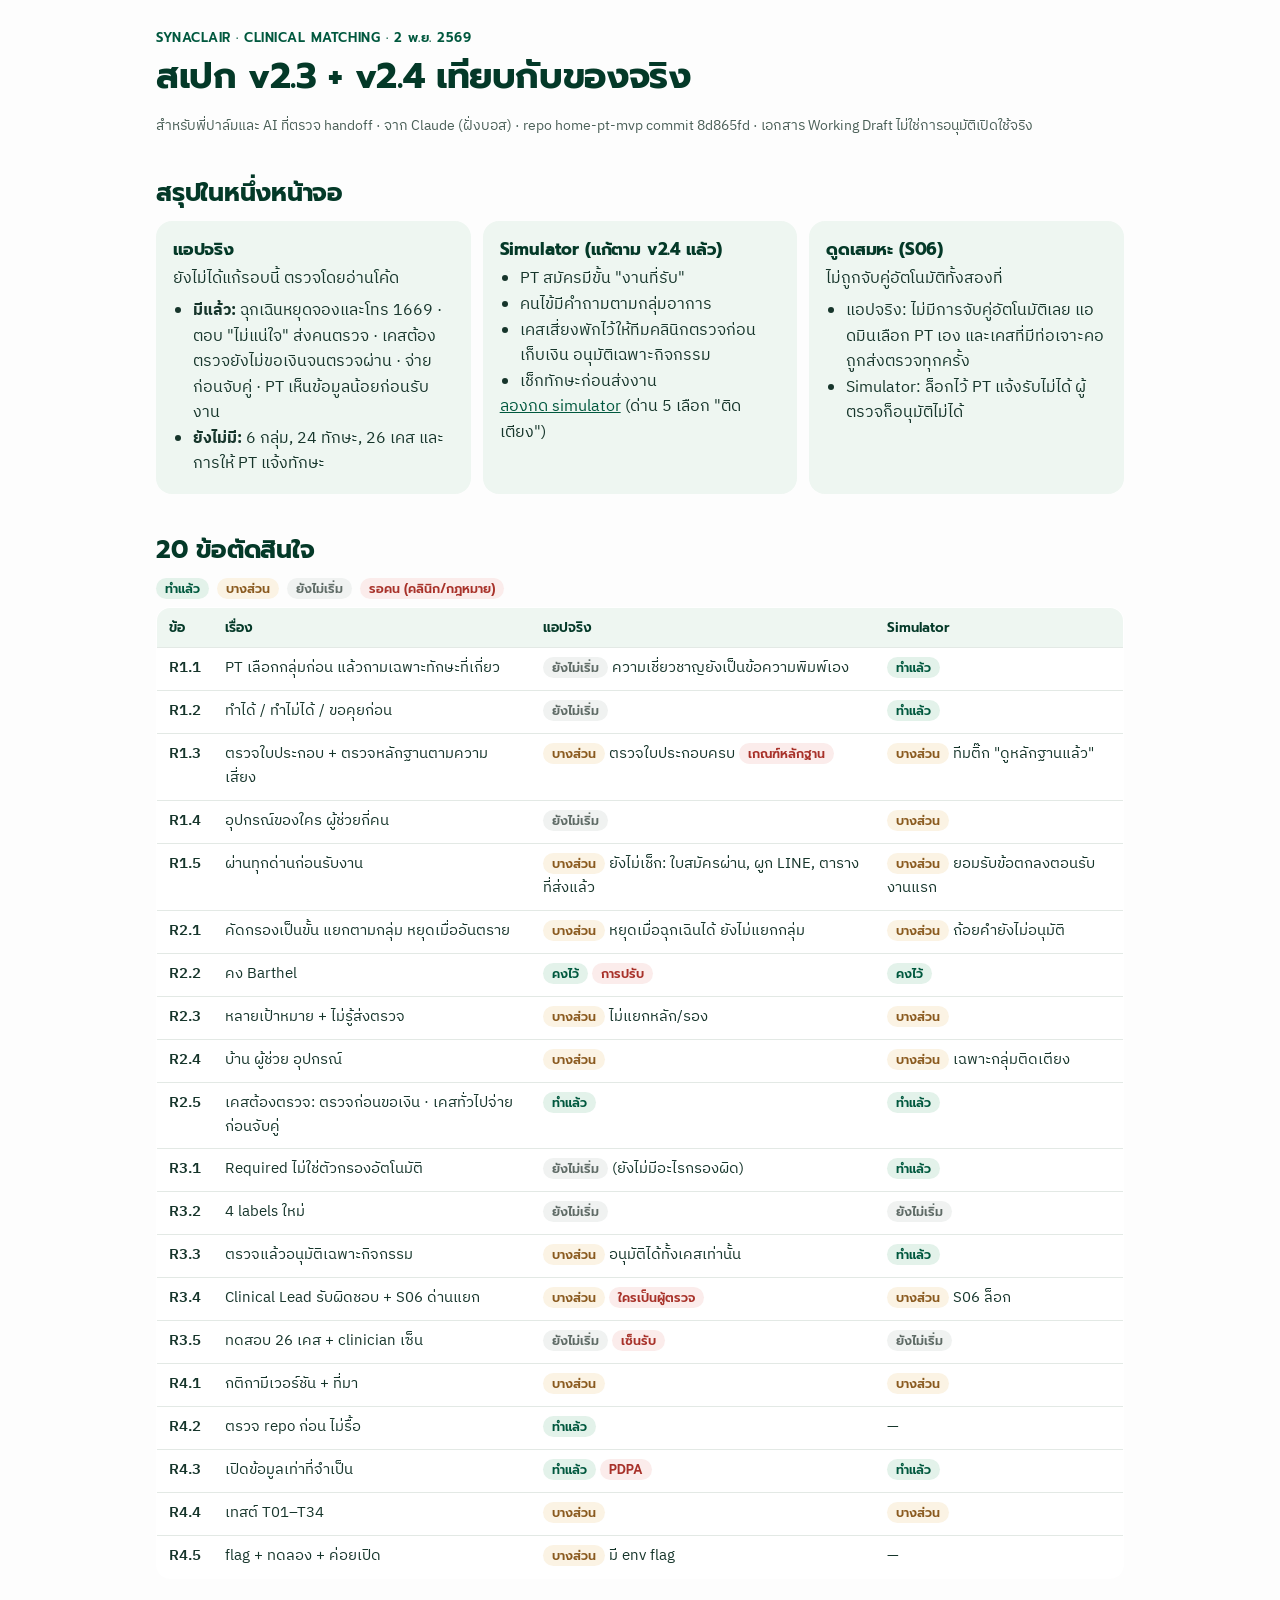
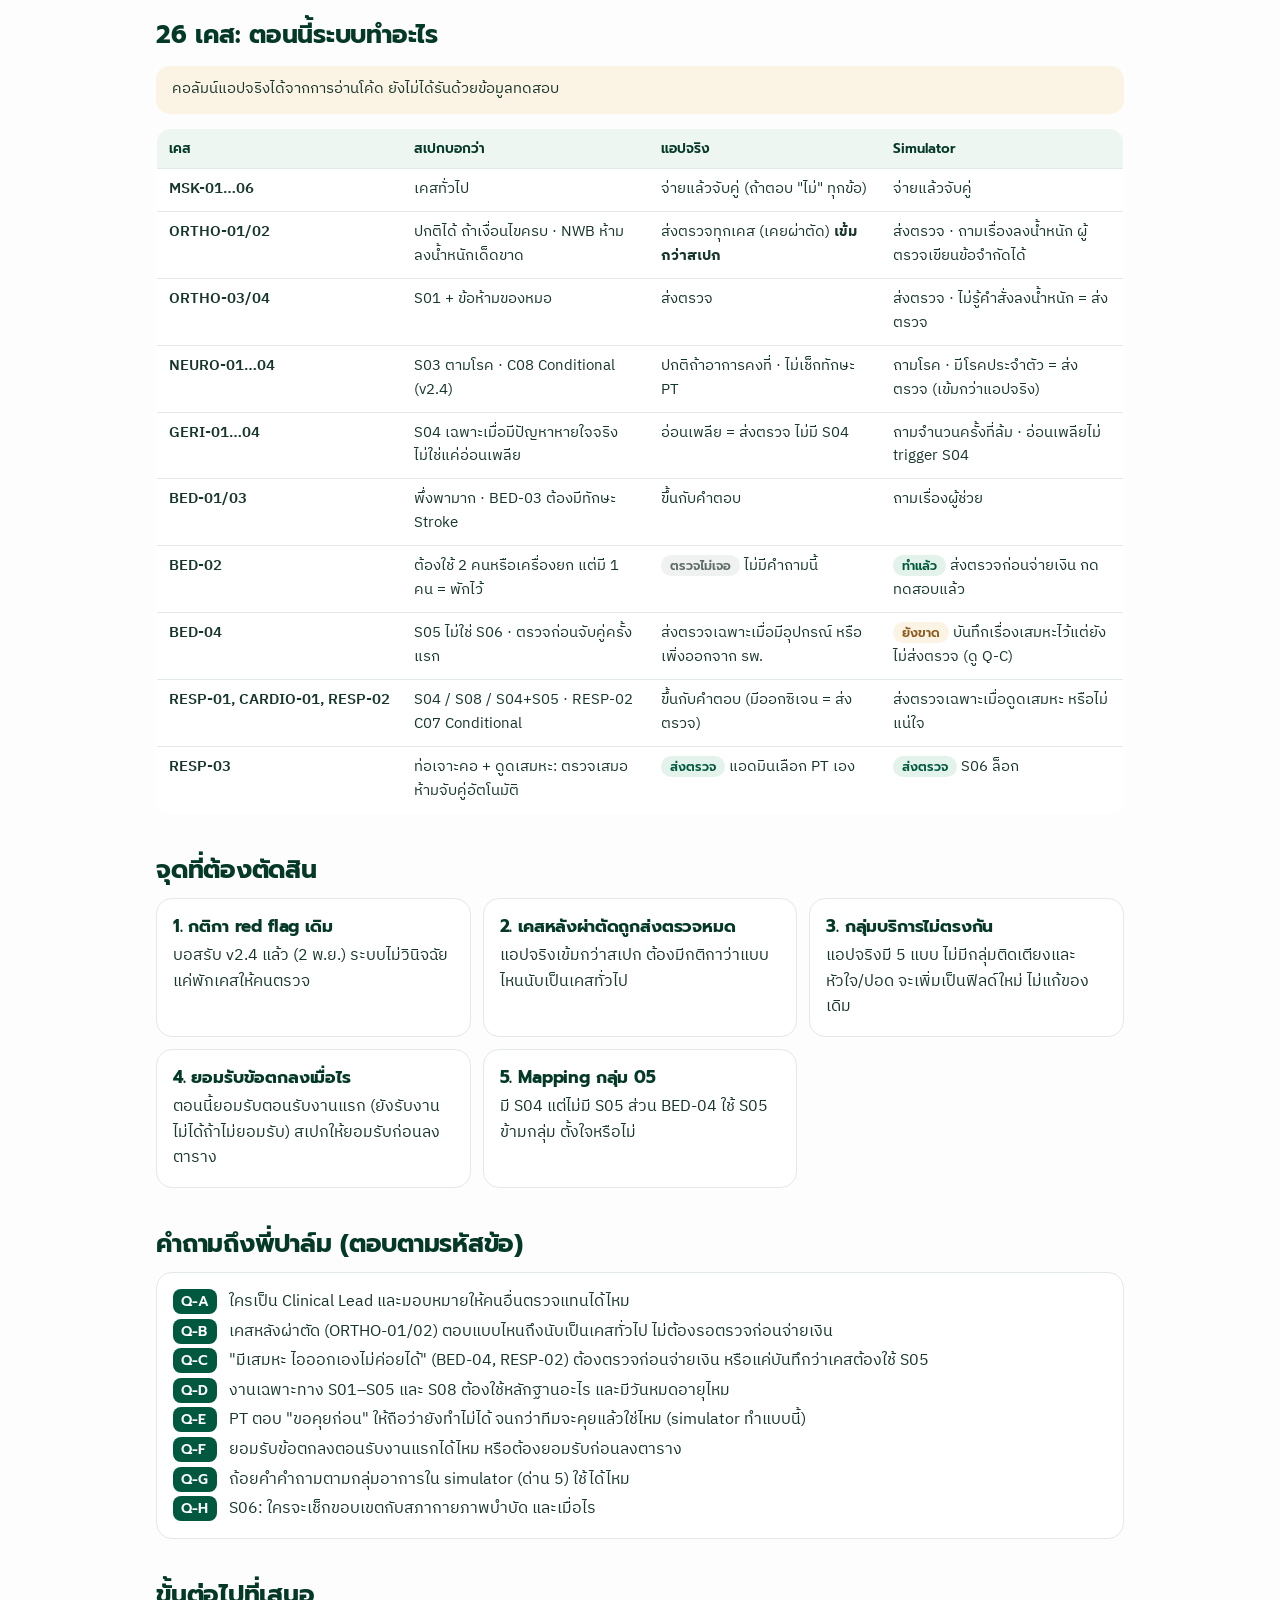
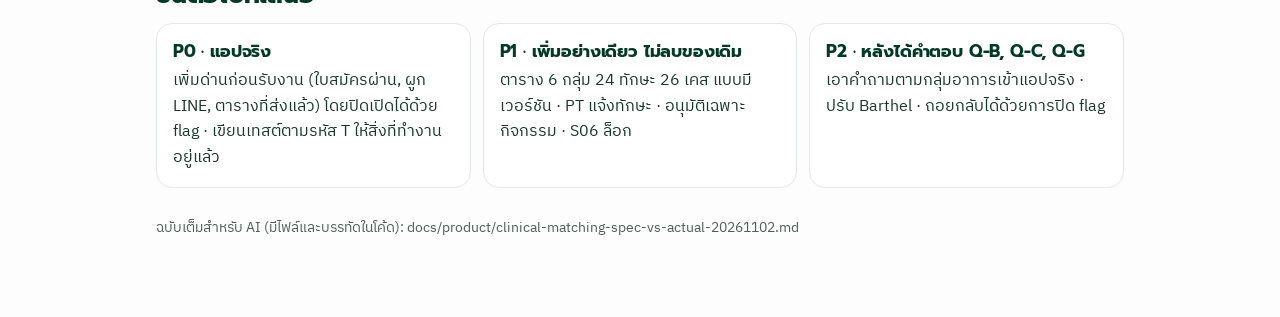
<file: spec-vs-actual.html>
<!doctype html>
<html lang="th">
<head>
<meta charset="utf-8">
<meta name="viewport" content="width=device-width,initial-scale=1">
<meta name="robots" content="noindex,nofollow">
<title>SynaClair Spec vs Actual</title>
<link rel="preconnect" href="https://fonts.googleapis.com">
<link href="https://fonts.googleapis.com/css2?family=IBM+Plex+Sans+Thai:wght@400;500;600&family=Prompt:wght@500;600&display=swap" rel="stylesheet">
<style>
:root{--forest:#043928;--em:#00583e;--mint:#eef6f1;--cream:#fbf3e4;--gold:#8a5a1f;--ink:#16352b;--sub:#4a5f57;--line:#e3e9e5;--bg:#fdfdfd;--red:#a8322a;--redbg:#fbeceb;--amber:#8a5a1f;--amberbg:#fbf3e4;--gray:#5f6b66;--graybg:#f0f2f1}
*{box-sizing:border-box}
body{margin:0;background:var(--bg);color:var(--ink);font:15.5px/1.65 'IBM Plex Sans Thai',system-ui,sans-serif}
main{max-width:1000px;margin:0 auto;padding:28px 16px 64px}
h1,h2,h3{font-family:Prompt,'IBM Plex Sans Thai',sans-serif;color:var(--forest);letter-spacing:-.01em;line-height:1.3}
h1{font-size:clamp(26px,4vw,36px);margin:6px 0 8px}
h2{font-size:clamp(20px,2.6vw,25px);margin:40px 0 12px}
h3{font-size:17px;margin:0 0 6px}
.kick{font:600 13px Prompt,sans-serif;color:var(--em);letter-spacing:.04em}
.meta{color:var(--sub);font-size:14px}
.note{background:var(--cream);border-radius:14px;padding:12px 16px;color:var(--ink);font-size:14.5px}
.grid{display:grid;grid-template-columns:repeat(auto-fit,minmax(260px,1fr));gap:12px}
.card{background:#fff;border:1px solid var(--line);border-radius:16px;padding:16px}
.card.mint{background:var(--mint);border-color:transparent}
.card ul{margin:6px 0 0;padding-left:20px}
.chip{display:inline-block;padding:1px 9px;border-radius:99px;font:600 12.5px Prompt,sans-serif;white-space:nowrap}
.done{background:#e3f2ea;color:var(--em)}.part{background:var(--amberbg);color:var(--amber)}.no{background:var(--graybg);color:var(--gray)}.blk{background:var(--redbg);color:var(--red)}
.tbl{width:100%;border-collapse:collapse;background:#fff;border:1px solid var(--line);border-radius:14px;overflow:hidden;font-size:14.5px}
.tbl th{background:var(--mint);text-align:left;font:600 13.5px Prompt,sans-serif;color:var(--forest);padding:9px 12px}
.tbl td{padding:9px 12px;border-top:1px solid var(--line);vertical-align:top}
.tbl td:first-child{font-weight:600;white-space:nowrap}
.wrap{overflow-x:auto;-webkit-overflow-scrolling:touch;border-radius:14px}
.q{display:grid;grid-template-columns:auto 1fr;gap:4px 12px;align-items:start}
.q b{font:600 14px Prompt,sans-serif;color:#fff;background:var(--em);border-radius:8px;padding:2px 8px}
.legend{display:flex;flex-wrap:wrap;gap:8px;margin:8px 0}
a{color:var(--em)}
@media (max-width:640px){.tbl{font-size:13.5px}.tbl td,.tbl th{padding:8px}.tbl td:first-child{white-space:normal}}
</style>
</head>
<body>
<main>
<div class="kick">SYNACLAIR · CLINICAL MATCHING · 2 พ.ย. 2569</div>
<h1>สเปก v2.3 + v2.4 เทียบกับของจริง</h1>
<p class="meta">สำหรับพี่ปาล์มและ AI ที่ตรวจ handoff · จาก Claude (ฝั่งบอส) · repo home-pt-mvp commit 8d865fd · เอกสาร Working Draft ไม่ใช่การอนุมัติเปิดใช้จริง</p>

<h2>สรุปในหนึ่งหน้าจอ</h2>
<div class="grid">
  <div class="card mint"><h3>แอปจริง</h3>ยังไม่ได้แก้รอบนี้ ตรวจโดยอ่านโค้ด
    <ul><li><b>มีแล้ว:</b> ฉุกเฉินหยุดจองและโทร 1669 · ตอบ "ไม่แน่ใจ" ส่งคนตรวจ · เคสต้องตรวจยังไม่ขอเงินจนตรวจผ่าน · จ่ายก่อนจับคู่ · PT เห็นข้อมูลน้อยก่อนรับงาน</li>
    <li><b>ยังไม่มี:</b> 6 กลุ่ม, 24 ทักษะ, 26 เคส และการให้ PT แจ้งทักษะ</li></ul></div>
  <div class="card mint"><h3>Simulator (แก้ตาม v2.4 แล้ว)</h3>
    <ul><li>PT สมัครมีขั้น "งานที่รับ"</li><li>คนไข้มีคำถามตามกลุ่มอาการ</li><li>เคสเสี่ยงพักไว้ให้ทีมคลินิกตรวจก่อนเก็บเงิน อนุมัติเฉพาะกิจกรรม</li><li>เช็กทักษะก่อนส่งงาน</li></ul>
    <a href="https://napphattua.github.io/synaclair-flow-demo/">ลองกด simulator</a> (ด่าน 5 เลือก "ติดเตียง")</div>
  <div class="card mint"><h3>ดูดเสมหะ (S06)</h3>ไม่ถูกจับคู่อัตโนมัติทั้งสองที่
    <ul><li>แอปจริง: ไม่มีการจับคู่อัตโนมัติเลย แอดมินเลือก PT เอง และเคสที่มีท่อเจาะคอถูกส่งตรวจทุกครั้ง</li><li>Simulator: ล็อกไว้ PT แจ้งรับไม่ได้ ผู้ตรวจก็อนุมัติไม่ได้</li></ul></div>
</div>

<h2>20 ข้อตัดสินใจ</h2>
<div class="legend"><span class="chip done">ทำแล้ว</span><span class="chip part">บางส่วน</span><span class="chip no">ยังไม่เริ่ม</span><span class="chip blk">รอคน (คลินิก/กฎหมาย)</span></div>
<div class="wrap"><table class="tbl">
<tr><th>ข้อ</th><th>เรื่อง</th><th>แอปจริง</th><th>Simulator</th></tr>
<tr><td>R1.1</td><td>PT เลือกกลุ่มก่อน แล้วถามเฉพาะทักษะที่เกี่ยว</td><td><span class="chip no">ยังไม่เริ่ม</span> ความเชี่ยวชาญยังเป็นข้อความพิมพ์เอง</td><td><span class="chip done">ทำแล้ว</span></td></tr>
<tr><td>R1.2</td><td>ทำได้ / ทำไม่ได้ / ขอคุยก่อน</td><td><span class="chip no">ยังไม่เริ่ม</span></td><td><span class="chip done">ทำแล้ว</span></td></tr>
<tr><td>R1.3</td><td>ตรวจใบประกอบ + ตรวจหลักฐานตามความเสี่ยง</td><td><span class="chip part">บางส่วน</span> ตรวจใบประกอบครบ <span class="chip blk">เกณฑ์หลักฐาน</span></td><td><span class="chip part">บางส่วน</span> ทีมติ๊ก "ดูหลักฐานแล้ว"</td></tr>
<tr><td>R1.4</td><td>อุปกรณ์ของใคร ผู้ช่วยกี่คน</td><td><span class="chip no">ยังไม่เริ่ม</span></td><td><span class="chip part">บางส่วน</span></td></tr>
<tr><td>R1.5</td><td>ผ่านทุกด่านก่อนรับงาน</td><td><span class="chip part">บางส่วน</span> ยังไม่เช็ก: ใบสมัครผ่าน, ผูก LINE, ตารางที่ส่งแล้ว</td><td><span class="chip part">บางส่วน</span> ยอมรับข้อตกลงตอนรับงานแรก</td></tr>
<tr><td>R2.1</td><td>คัดกรองเป็นขั้น แยกตามกลุ่ม หยุดเมื่ออันตราย</td><td><span class="chip part">บางส่วน</span> หยุดเมื่อฉุกเฉินได้ ยังไม่แยกกลุ่ม</td><td><span class="chip part">บางส่วน</span> ถ้อยคำยังไม่อนุมัติ</td></tr>
<tr><td>R2.2</td><td>คง Barthel</td><td><span class="chip done">คงไว้</span> <span class="chip blk">การปรับ</span></td><td><span class="chip done">คงไว้</span></td></tr>
<tr><td>R2.3</td><td>หลายเป้าหมาย + ไม่รู้ส่งตรวจ</td><td><span class="chip part">บางส่วน</span> ไม่แยกหลัก/รอง</td><td><span class="chip part">บางส่วน</span></td></tr>
<tr><td>R2.4</td><td>บ้าน ผู้ช่วย อุปกรณ์</td><td><span class="chip part">บางส่วน</span></td><td><span class="chip part">บางส่วน</span> เฉพาะกลุ่มติดเตียง</td></tr>
<tr><td>R2.5</td><td>เคสต้องตรวจ: ตรวจก่อนขอเงิน · เคสทั่วไปจ่ายก่อนจับคู่</td><td><span class="chip done">ทำแล้ว</span></td><td><span class="chip done">ทำแล้ว</span></td></tr>
<tr><td>R3.1</td><td>Required ไม่ใช่ตัวกรองอัตโนมัติ</td><td><span class="chip no">ยังไม่เริ่ม</span> (ยังไม่มีอะไรกรองผิด)</td><td><span class="chip done">ทำแล้ว</span></td></tr>
<tr><td>R3.2</td><td>4 labels ใหม่</td><td><span class="chip no">ยังไม่เริ่ม</span></td><td><span class="chip no">ยังไม่เริ่ม</span></td></tr>
<tr><td>R3.3</td><td>ตรวจแล้วอนุมัติเฉพาะกิจกรรม</td><td><span class="chip part">บางส่วน</span> อนุมัติได้ทั้งเคสเท่านั้น</td><td><span class="chip done">ทำแล้ว</span></td></tr>
<tr><td>R3.4</td><td>Clinical Lead รับผิดชอบ + S06 ด่านแยก</td><td><span class="chip part">บางส่วน</span> <span class="chip blk">ใครเป็นผู้ตรวจ</span></td><td><span class="chip part">บางส่วน</span> S06 ล็อก</td></tr>
<tr><td>R3.5</td><td>ทดสอบ 26 เคส + clinician เซ็น</td><td><span class="chip no">ยังไม่เริ่ม</span> <span class="chip blk">เซ็นรับ</span></td><td><span class="chip no">ยังไม่เริ่ม</span></td></tr>
<tr><td>R4.1</td><td>กติกามีเวอร์ชัน + ที่มา</td><td><span class="chip part">บางส่วน</span></td><td><span class="chip part">บางส่วน</span></td></tr>
<tr><td>R4.2</td><td>ตรวจ repo ก่อน ไม่รื้อ</td><td><span class="chip done">ทำแล้ว</span></td><td>—</td></tr>
<tr><td>R4.3</td><td>เปิดข้อมูลเท่าที่จำเป็น</td><td><span class="chip done">ทำแล้ว</span> <span class="chip blk">PDPA</span></td><td><span class="chip done">ทำแล้ว</span></td></tr>
<tr><td>R4.4</td><td>เทสต์ T01–T34</td><td><span class="chip part">บางส่วน</span></td><td><span class="chip part">บางส่วน</span></td></tr>
<tr><td>R4.5</td><td>flag + ทดลอง + ค่อยเปิด</td><td><span class="chip part">บางส่วน</span> มี env flag</td><td>—</td></tr>
</table></div>

<h2>26 เคส: ตอนนี้ระบบทำอะไร</h2>
<p class="note">คอลัมน์แอปจริงได้จากการอ่านโค้ด ยังไม่ได้รันด้วยข้อมูลทดสอบ</p>
<div class="wrap"><table class="tbl">
<tr><th>เคส</th><th>สเปกบอกว่า</th><th>แอปจริง</th><th>Simulator</th></tr>
<tr><td>MSK-01…06</td><td>เคสทั่วไป</td><td>จ่ายแล้วจับคู่ (ถ้าตอบ "ไม่" ทุกข้อ)</td><td>จ่ายแล้วจับคู่</td></tr>
<tr><td>ORTHO-01/02</td><td>ปกติได้ ถ้าเงื่อนไขครบ · NWB ห้ามลงน้ำหนักเด็ดขาด</td><td>ส่งตรวจทุกเคส (เคยผ่าตัด) <b>เข้มกว่าสเปก</b></td><td>ส่งตรวจ · ถามเรื่องลงน้ำหนัก ผู้ตรวจเขียนข้อจำกัดได้</td></tr>
<tr><td>ORTHO-03/04</td><td>S01 + ข้อห้ามของหมอ</td><td>ส่งตรวจ</td><td>ส่งตรวจ · ไม่รู้คำสั่งลงน้ำหนัก = ส่งตรวจ</td></tr>
<tr><td>NEURO-01…04</td><td>S03 ตามโรค · C08 Conditional (v2.4)</td><td>ปกติถ้าอาการคงที่ · ไม่เช็กทักษะ PT</td><td>ถามโรค · มีโรคประจำตัว = ส่งตรวจ (เข้มกว่าแอปจริง)</td></tr>
<tr><td>GERI-01…04</td><td>S04 เฉพาะเมื่อมีปัญหาหายใจจริง ไม่ใช่แค่อ่อนเพลีย</td><td>อ่อนเพลีย = ส่งตรวจ ไม่มี S04</td><td>ถามจำนวนครั้งที่ล้ม · อ่อนเพลียไม่ trigger S04</td></tr>
<tr><td>BED-01/03</td><td>พึ่งพามาก · BED-03 ต้องมีทักษะ Stroke</td><td>ขึ้นกับคำตอบ</td><td>ถามเรื่องผู้ช่วย</td></tr>
<tr><td>BED-02</td><td>ต้องใช้ 2 คนหรือเครื่องยก แต่มี 1 คน = พักไว้</td><td><span class="chip no">ตรวจไม่เจอ</span> ไม่มีคำถามนี้</td><td><span class="chip done">ทำแล้ว</span> ส่งตรวจก่อนจ่ายเงิน กดทดสอบแล้ว</td></tr>
<tr><td>BED-04</td><td>S05 ไม่ใช่ S06 · ตรวจก่อนจับคู่ครั้งแรก</td><td>ส่งตรวจเฉพาะเมื่อมีอุปกรณ์ หรือเพิ่งออกจาก รพ.</td><td><span class="chip part">ยังขาด</span> บันทึกเรื่องเสมหะไว้แต่ยังไม่ส่งตรวจ (ดู Q-C)</td></tr>
<tr><td>RESP-01, CARDIO-01, RESP-02</td><td>S04 / S08 / S04+S05 · RESP-02 C07 Conditional</td><td>ขึ้นกับคำตอบ (มีออกซิเจน = ส่งตรวจ)</td><td>ส่งตรวจเฉพาะเมื่อดูดเสมหะ หรือไม่แน่ใจ</td></tr>
<tr><td>RESP-03</td><td>ท่อเจาะคอ + ดูดเสมหะ: ตรวจเสมอ ห้ามจับคู่อัตโนมัติ</td><td><span class="chip done">ส่งตรวจ</span> แอดมินเลือก PT เอง</td><td><span class="chip done">ส่งตรวจ</span> S06 ล็อก</td></tr>
</table></div>

<h2>จุดที่ต้องตัดสิน</h2>
<div class="grid">
  <div class="card"><h3>1. กติกา red flag เดิม</h3>บอสรับ v2.4 แล้ว (2 พ.ย.) ระบบไม่วินิจฉัย แค่พักเคสให้คนตรวจ</div>
  <div class="card"><h3>2. เคสหลังผ่าตัดถูกส่งตรวจหมด</h3>แอปจริงเข้มกว่าสเปก ต้องมีกติกาว่าแบบไหนนับเป็นเคสทั่วไป</div>
  <div class="card"><h3>3. กลุ่มบริการไม่ตรงกัน</h3>แอปจริงมี 5 แบบ ไม่มีกลุ่มติดเตียงและหัวใจ/ปอด จะเพิ่มเป็นฟิลด์ใหม่ ไม่แก้ของเดิม</div>
  <div class="card"><h3>4. ยอมรับข้อตกลงเมื่อไร</h3>ตอนนี้ยอมรับตอนรับงานแรก (ยังรับงานไม่ได้ถ้าไม่ยอมรับ) สเปกให้ยอมรับก่อนลงตาราง</div>
  <div class="card"><h3>5. Mapping กลุ่ม 05</h3>มี S04 แต่ไม่มี S05 ส่วน BED-04 ใช้ S05 ข้ามกลุ่ม ตั้งใจหรือไม่</div>
</div>

<h2>คำถามถึงพี่ปาล์ม (ตอบตามรหัสข้อ)</h2>
<div class="card"><div class="q">
<b>Q-A</b><span>ใครเป็น Clinical Lead และมอบหมายให้คนอื่นตรวจแทนได้ไหม</span>
<b>Q-B</b><span>เคสหลังผ่าตัด (ORTHO-01/02) ตอบแบบไหนถึงนับเป็นเคสทั่วไป ไม่ต้องรอตรวจก่อนจ่ายเงิน</span>
<b>Q-C</b><span>"มีเสมหะ ไอออกเองไม่ค่อยได้" (BED-04, RESP-02) ต้องตรวจก่อนจ่ายเงิน หรือแค่บันทึกว่าเคสต้องใช้ S05</span>
<b>Q-D</b><span>งานเฉพาะทาง S01–S05 และ S08 ต้องใช้หลักฐานอะไร และมีวันหมดอายุไหม</span>
<b>Q-E</b><span>PT ตอบ "ขอคุยก่อน" ให้ถือว่ายังทำไม่ได้ จนกว่าทีมจะคุยแล้วใช่ไหม (simulator ทำแบบนี้)</span>
<b>Q-F</b><span>ยอมรับข้อตกลงตอนรับงานแรกได้ไหม หรือต้องยอมรับก่อนลงตาราง</span>
<b>Q-G</b><span>ถ้อยคำคำถามตามกลุ่มอาการใน simulator (ด่าน 5) ใช้ได้ไหม</span>
<b>Q-H</b><span>S06: ใครจะเช็กขอบเขตกับสภากายภาพบำบัด และเมื่อไร</span>
</div></div>

<h2>ขั้นต่อไปที่เสนอ</h2>
<div class="grid">
  <div class="card"><h3>P0 · แอปจริง</h3>เพิ่มด่านก่อนรับงาน (ใบสมัครผ่าน, ผูก LINE, ตารางที่ส่งแล้ว) โดยปิดเปิดได้ด้วย flag · เขียนเทสต์ตามรหัส T ให้สิ่งที่ทำงานอยู่แล้ว</div>
  <div class="card"><h3>P1 · เพิ่มอย่างเดียว ไม่ลบของเดิม</h3>ตาราง 6 กลุ่ม 24 ทักษะ 26 เคส แบบมีเวอร์ชัน · PT แจ้งทักษะ · อนุมัติเฉพาะกิจกรรม · S06 ล็อก</div>
  <div class="card"><h3>P2 · หลังได้คำตอบ Q-B, Q-C, Q-G</h3>เอาคำถามตามกลุ่มอาการเข้าแอปจริง · ปรับ Barthel · ถอยกลับได้ด้วยการปิด flag</div>
</div>
<p class="meta" style="margin-top:28px">ฉบับเต็มสำหรับ AI (มีไฟล์และบรรทัดในโค้ด): docs/product/clinical-matching-spec-vs-actual-20261102.md</p>
</main>
</body>
</html>
</file>
